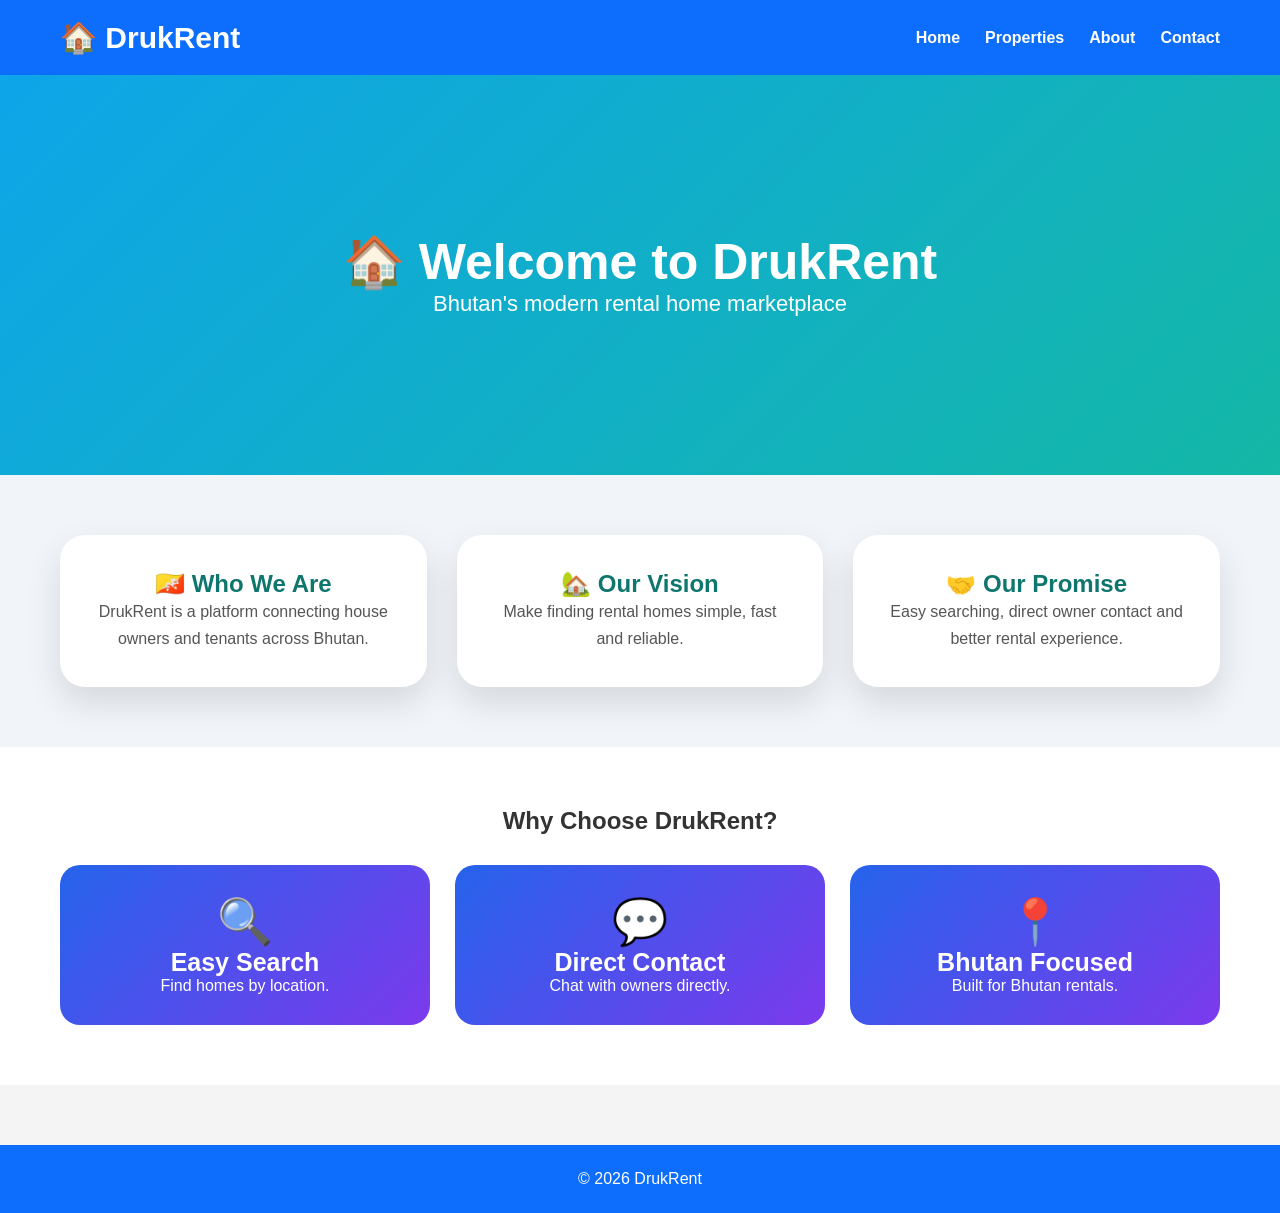
<file: about.html>
<!DOCTYPE html>
<html lang="en">

<head>

<meta charset="UTF-8">
<meta name="viewport" content="width=device-width, initial-scale=1.0">

<title>About DrukRent</title>

<link rel="stylesheet" href="css/style.css">

</head>


<body>


<header>

<nav class="navbar">

<h2 class="logo">
🏠 DrukRent
</h2>


<ul class="nav-links">

<li><a href="index.html">Home</a></li>

<li><a href="properties.html">Properties</a></li>

<li><a href="about.html">About</a></li>

<li><a href="contact.html">Contact</a></li>

</ul>

</nav>

</header>




<section class="about-banner">


<div>

<h1>
🏠 Welcome to DrukRent
</h1>

<p>
Bhutan's modern rental home marketplace
</p>

</div>


</section>






<section class="about-content">



<div class="about-card">


<h2>
🇧🇹 Who We Are
</h2>


<p>

DrukRent is a platform connecting house owners
and tenants across Bhutan.

</p>


</div>





<div class="about-card">


<h2>
🏡 Our Vision
</h2>


<p>

Make finding rental homes simple, fast and reliable.

</p>


</div>





<div class="about-card">


<h2>
🤝 Our Promise
</h2>


<p>

Easy searching, direct owner contact and better
rental experience.

</p>


</div>



</section>







<section class="feature-area">


<h1>
Why Choose DrukRent?
</h1>



<div class="features">


<div>
<span>🔍</span>
<h3>Easy Search</h3>
<p>Find homes by location.</p>
</div>



<div>
<span>💬</span>
<h3>Direct Contact</h3>
<p>Chat with owners directly.</p>
</div>




<div>
<span>📍</span>
<h3>Bhutan Focused</h3>
<p>Built for Bhutan rentals.</p>
</div>


</div>


</section>






<footer>

<p>
© 2026 DrukRent
</p>

</footer>


</body>

</html>
</file>
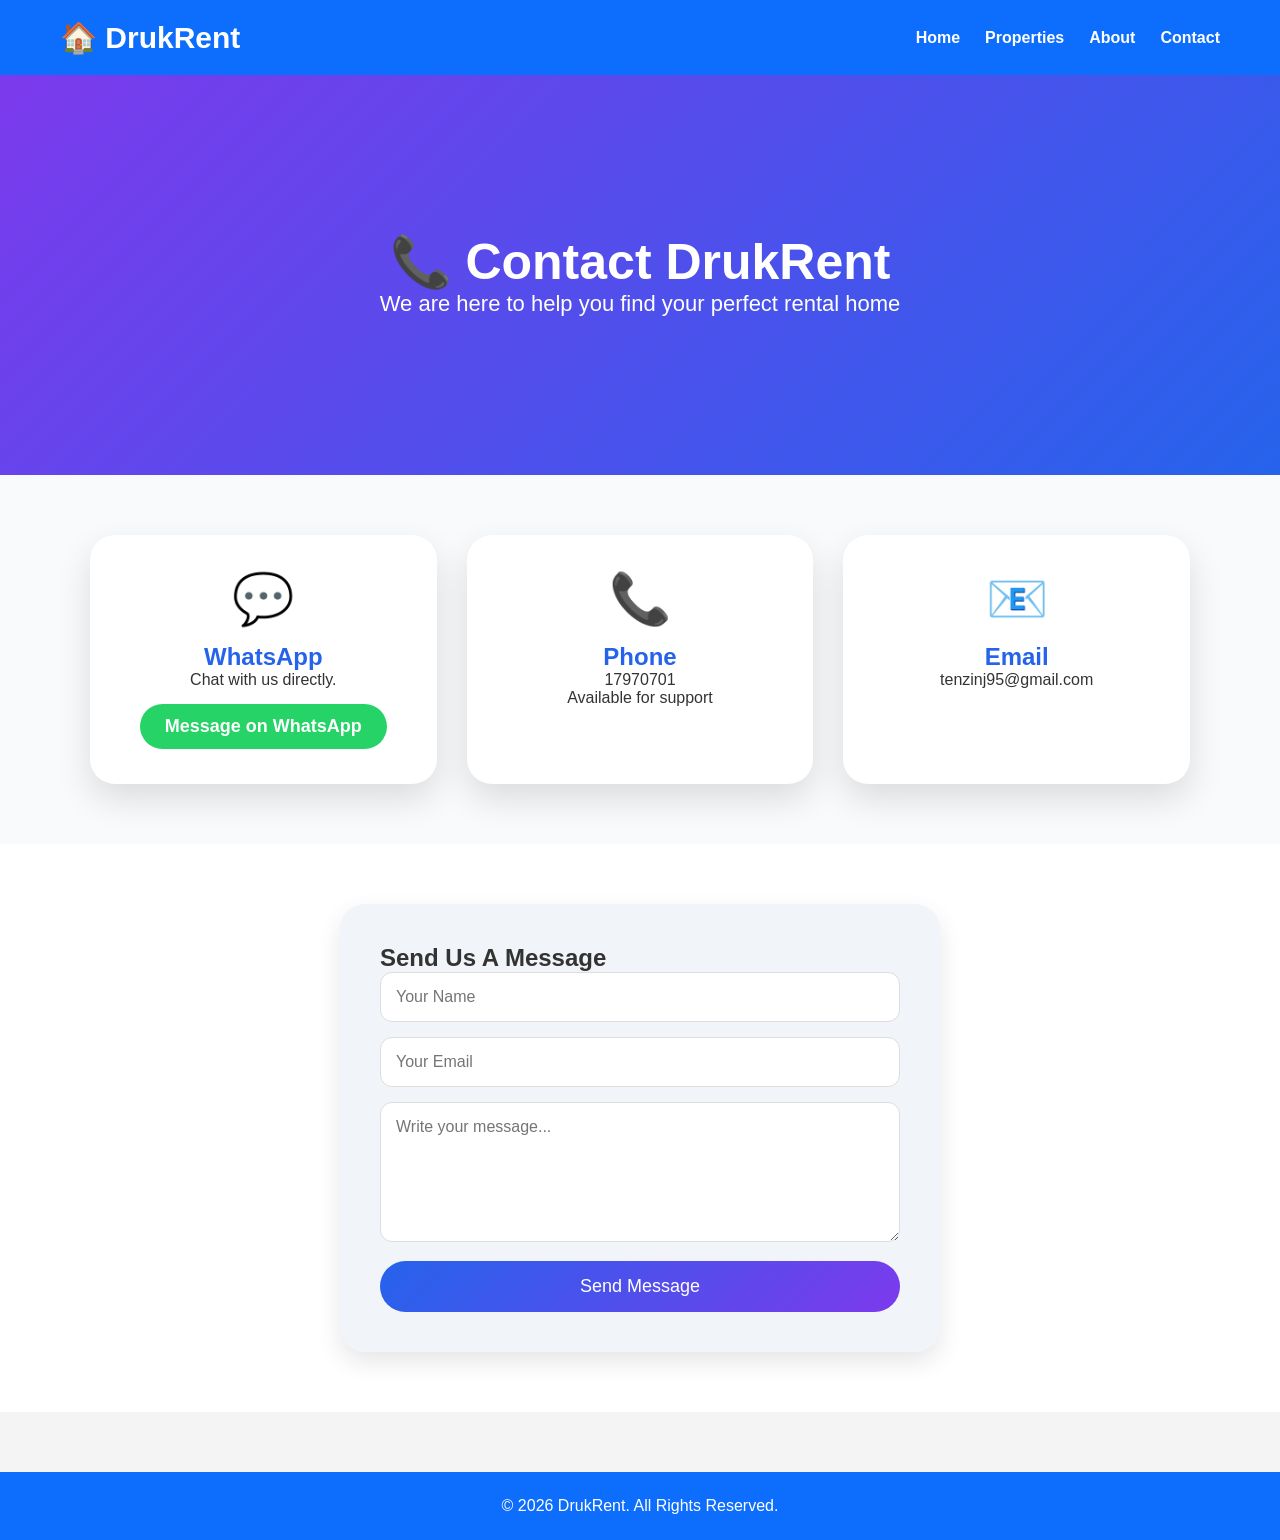
<file: contact.html>
<!DOCTYPE html>
<html lang="en">

<head>

<meta charset="UTF-8">

<meta name="viewport" content="width=device-width, initial-scale=1.0">


<title>
Contact DrukRent
</title>


<link rel="stylesheet" href="css/style.css">


</head>


<body>



<header>


<nav class="navbar">


<h2 class="logo">
🏠 DrukRent
</h2>



<ul class="nav-links">


<li>
<a href="index.html">
Home
</a>
</li>


<li>
<a href="properties.html">
Properties
</a>
</li>


<li>
<a href="about.html">
About
</a>
</li>


<li>
<a href="contact.html">
Contact
</a>
</li>


</ul>


</nav>


</header>







<section class="contact-banner">


<div>


<h1>
📞 Contact DrukRent
</h1>


<p>
We are here to help you find your perfect rental home
</p>


</div>


</section>









<section class="contact-section">



<div class="contact-grid">





<div class="contact-card">


<div class="contact-icon">
💬
</div>


<h2>
WhatsApp
</h2>


<p>
Chat with us directly.
</p>


<a

href="https://wa.me/97517970701"

target="_blank"

class="contact-btn">

Message on WhatsApp

</a>


</div>








<div class="contact-card">


<div class="contact-icon">
📞
</div>


<h2>
Phone
</h2>


<p>
17970701
</p>


<p>
Available for support
</p>


</div>








<div class="contact-card">


<div class="contact-icon">
📧
</div>


<h2>
Email
</h2>


<p>
tenzinj95@gmail.com
</p>


</div>






</div>



</section>









<section class="message-section">



<div class="message-box">


<h2>
Send Us A Message
</h2>



<form id="contactForm">



<input

type="text"

placeholder="Your Name"

required>




<input

type="email"

placeholder="Your Email"

required>





<textarea

placeholder="Write your message..."

required></textarea>





<button

type="submit"

class="send-btn">

Send Message

</button>



</form>


</div>



</section>







<footer>

<p>
© 2026 DrukRent. All Rights Reserved.
</p>

</footer>




<script src="js/contact.js"></script>


</body>


</html>
</file>
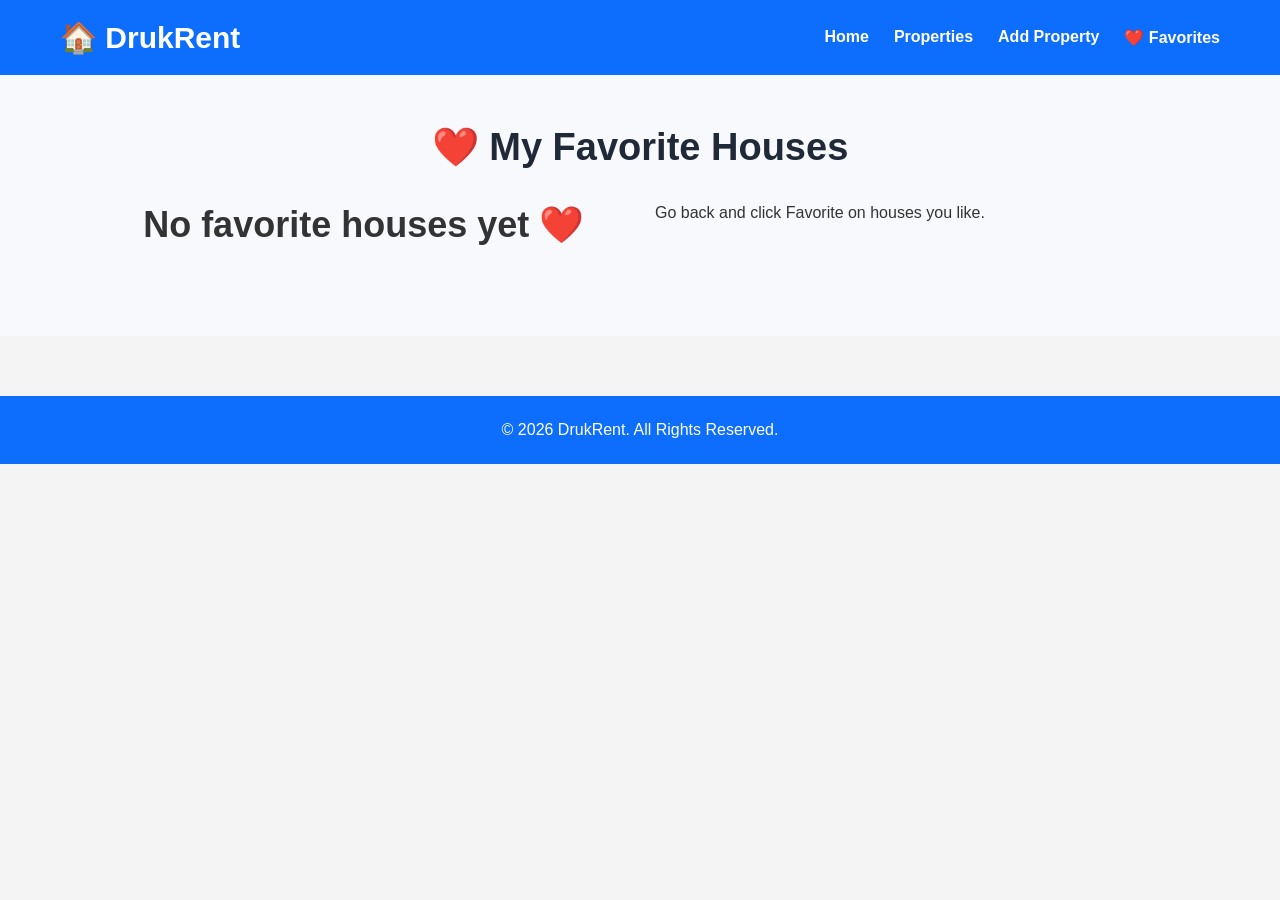
<file: favorites.html>
<!DOCTYPE html>
<html lang="en">

<head>

<meta charset="UTF-8">

<meta name="viewport" content="width=device-width, initial-scale=1.0">


<title>Favorites - DrukRent</title>


<link rel="stylesheet" href="css/style.css">


</head>


<body>



<header>


<nav class="navbar">


<h2 class="logo">
🏠 DrukRent
</h2>




<ul class="nav-links">


<li>
<a href="index.html">
Home
</a>
</li>



<li>
<a href="properties.html">
Properties
</a>
</li>




<li>
<a href="add-property.html">
Add Property
</a>
</li>




<li>
<a href="favorites.html">
❤️ Favorites
</a>
</li>



</ul>



</nav>


</header>







<section class="featured">


<h1>
❤️ My Favorite Houses
</h1>





<div
class="property-container"
id="favoriteContainer">

</div>





</section>









<footer>


<p>
© 2026 DrukRent. All Rights Reserved.
</p>


</footer>







<script src="js/data.js"></script>

<script src="js/favorites.js"></script>




</body>

</html>
</file>
<file: css/style.css>
/* ==========================
   RESET
========================== */
*{
    margin:0;
    padding:0;
    box-sizing:border-box;
    font-family:Arial, Helvetica, sans-serif;
}

body{
    background:#f4f4f4;
    color:#333;
}

/* ==========================
   NAVBAR
========================== */

.navbar{
    display:flex;
    justify-content:space-between;
    align-items:center;
    padding:20px 60px;
    background:#0d6efd;
    position:sticky;
    top:0;
    z-index:1000;
}

.logo{
    color:white;
    font-size:30px;
}

.nav-links{
    display:flex;
    list-style:none;
}

.nav-links li{
    margin-left:25px;
}

.nav-links a{
    text-decoration:none;
    color:white;
    font-weight:bold;
    transition:.3s;
}

.nav-links a:hover{
    color:#ffd43b;
}

/* ==========================
   HERO
========================== */

.hero{
    height:80vh;
    background:
        linear-gradient(rgba(0,0,0,.55),rgba(0,0,0,.55)),
        url("../images/banner.jpg");

    background-size:cover;
    background-position:center;

    display:flex;
    flex-direction:column;
    justify-content:center;
    align-items:center;

    text-align:center;
    color:white;
    padding:20px;
}

.hero h1{
    font-size:55px;
    margin-bottom:20px;
}

.hero p{
    font-size:22px;
    margin-bottom:30px;
}

/* ==========================
   SEARCH
========================== */

.search-box{
    display:flex;
    gap:10px;
}

.search-box input{
    width:350px;
    padding:15px;
    border:none;
    border-radius:8px;
    font-size:16px;
}

.search-box button{
    padding:15px 25px;
    border:none;
    border-radius:8px;
    background:#ff9800;
    color:white;
    cursor:pointer;
    font-size:16px;
    transition:.3s;
}

.search-box button:hover{
    background:#e68900;
}

/* ==========================
   STATS
========================== */

.stats{
    display:grid;
    grid-template-columns:repeat(auto-fit,minmax(220px,1fr));
    gap:20px;
    padding:60px;
    background:white;
}

.stat-box{
    background:#0d6efd;
    color:white;
    text-align:center;
    padding:35px;
    border-radius:12px;
    box-shadow:0 5px 15px rgba(0,0,0,.15);
    transition:.3s;
}

.stat-box:hover{
    transform:translateY(-8px);
}

.stat-box h2{
    font-size:42px;
    margin-bottom:10px;
}

.stat-box p{
    font-size:18px;
}

/* ==========================
   FEATURED SECTION
========================== */

.featured{
    padding:60px;
}

.featured h2{
    text-align:center;
    margin-bottom:40px;
    font-size:36px;
}

/* ==========================
   PROPERTY CARDS
========================== */

.property-container{
    display:grid;
    grid-template-columns:repeat(auto-fit,minmax(320px,1fr));
    gap:30px;
}

.property-card{
    background:white;
    border-radius:15px;
    overflow:hidden;
    box-shadow:0 5px 15px rgba(0,0,0,.15);
    transition:.3s;
}

.property-card:hover{
    transform:translateY(-8px);
}

.property-card img{
    width:100%;
    height:230px;
    object-fit:cover;
}

.property-info{
    padding:20px;
}

.property-info h3{
    margin-bottom:10px;
}

.property-info p{
    margin-bottom:8px;
}

.price{
    font-size:24px;
    color:#0d6efd;
    font-weight:bold;
    margin:15px 0;
}

/* ==========================
   BUTTON
========================== */

.btn{
    display:inline-block;
    background:#0d6efd;
    color:white;
    text-decoration:none;
    padding:12px 20px;
    border-radius:8px;
    transition:.3s;
}

.btn:hover{
    background:#084298;
}

/* ==========================
   FOOTER
========================== */

footer{
    background:#0d6efd;
    color:white;
    text-align:center;
    padding:25px;
    margin-top:60px;
}

/* ==========================
   RESPONSIVE
========================== */

@media(max-width:768px){

    .navbar{
        flex-direction:column;
        padding:20px;
    }

    .nav-links{
        flex-direction:column;
        margin-top:20px;
        text-align:center;
    }

    .nav-links li{
        margin:10px 0;
    }

    .hero h1{
        font-size:36px;
    }

    .hero p{
        font-size:18px;
    }

    .search-box{
        flex-direction:column;
        width:100%;
        align-items:center;
    }

    .search-box input{
        width:90%;
    }

    .search-box button{
        width:90%;
    }

    .stats{
        padding:30px;
    }

    .featured{
        padding:30px;
    }

}
/* PROPERTY DETAILS */

.property-details{

padding:60px;

}


.details-card{

background:white;

display:grid;

grid-template-columns:1fr 1fr;

gap:40px;

padding:30px;

border-radius:15px;

box-shadow:0 5px 15px rgba(0,0,0,.15);

}



.details-card img{

width:100%;

height:450px;

object-fit:cover;

border-radius:10px;

}



.details-info h1{

font-size:40px;

margin-bottom:20px;

}



.details-info p{

font-size:18px;

margin:15px 0;

}



.contact-btn{

background:#198754;

color:white;

padding:15px 25px;

border:none;

border-radius:8px;

font-size:18px;

cursor:pointer;

}



.contact-btn:hover{

background:#146c43;

}



@media(max-width:768px){

.details-card{

grid-template-columns:1fr;

}

}
/* ADD PROPERTY FORM */

.add-property{

padding:60px;

max-width:700px;

margin:auto;

}


.add-property h1{

text-align:center;

margin-bottom:30px;

}


#propertyForm{

background:white;

padding:30px;

border-radius:15px;

box-shadow:0 5px 15px rgba(0,0,0,.15);

}


#propertyForm input,
#propertyForm textarea{

width:100%;

padding:15px;

margin-bottom:15px;

border:1px solid #ddd;

border-radius:8px;

font-size:16px;

}


#propertyForm textarea{

height:120px;

resize:none;

}


#propertyForm button{

width:100%;

padding:15px;

background:#0d6efd;

color:white;

border:none;

border-radius:8px;

font-size:18px;

cursor:pointer;

}


#propertyForm button:hover{

background:#084298;

}
.property-details{

padding:60px;

}


.property-single{

max-width:800px;

margin:auto;

background:white;

padding:30px;

border-radius:15px;

box-shadow:0 5px 15px rgba(0,0,0,.15);

}


.property-single img{

width:100%;

height:400px;

object-fit:cover;

border-radius:15px;

}


.property-single h1{

margin:20px 0;

}


.property-single p{

font-size:18px;

margin:12px 0;

}
.logout-btn{

background:#dc3545;

color:white;

border:none;

padding:10px 18px;

border-radius:8px;

cursor:pointer;

font-size:16px;

}



.logout-btn:hover{

background:#a71d2a;

}
.whatsapp-btn {

    background-color: #25D366;
    color: white;

}


.whatsapp-btn:hover {

    background-color: #128C7E;

}
.whatsapp-btn {

    background-color: #25D366;
    color: white;

}


.whatsapp-btn:hover {

    background-color: #128C7E;

}
/* ===============================
   ABOUT & CONTACT PROFESSIONAL DESIGN
================================*/


.about-hero,
.contact-hero {

    background: linear-gradient(
        135deg,
        #0f766e,
        #2563eb
    );

    color:white;
    padding:80px 20px;
    text-align:center;

}


.about-hero h1,
.contact-hero h1 {

    font-size:45px;
    margin-bottom:15px;

}


.about-hero p,
.contact-hero p {

    font-size:20px;

}





.about-section,
.contact-section {

    padding:50px 20px;
    background:#f8fafc;

}




.about-grid {

    display:grid;

    grid-template-columns:
    repeat(auto-fit,minmax(250px,1fr));

    gap:25px;

    max-width:1100px;

    margin:auto;

}





.about-card {

    background:white;

    padding:30px;

    border-radius:20px;

    text-align:center;

    box-shadow:
    0 10px 25px rgba(0,0,0,0.1);

    transition:.3s;

}



.about-card:hover {

    transform:translateY(-8px);

}




.about-card h2 {

    color:#2563eb;

}





.about-card p {

    color:#555;

    line-height:1.7;

}





.about-icon {

    font-size:45px;

    margin-bottom:15px;

}








.contact-container {

    max-width:1000px;

    margin:auto;

    display:grid;

    grid-template-columns:
    repeat(auto-fit,minmax(300px,1fr));

    gap:30px;

}





.contact-card {

    background:white;

    padding:35px;

    border-radius:20px;

    box-shadow:
    0 10px 25px rgba(0,0,0,0.1);

}



.contact-card h2 {

    color:#0f766e;

}





.contact-info p {

    font-size:18px;

    margin:15px 0;

}





.contact-form input,
.contact-form textarea {


    width:100%;

    padding:14px;

    margin-bottom:15px;

    border-radius:10px;

    border:1px solid #ddd;

    font-size:16px;

}



.contact-form textarea {

    height:130px;

}



.contact-form button {

    width:100%;

    border:none;

    cursor:pointer;

}



.gradient-btn {


background:linear-gradient(
135deg,
#2563eb,
#0f766e
);


color:white;

}




@media(max-width:600px){

.about-hero h1,
.contact-hero h1{

font-size:32px;

}

}



/* =========================
ABOUT PAGE NEW DESIGN
========================= */


.about-banner{

height:400px;

background:
linear-gradient(
135deg,
#0ea5e9,
#14b8a6
);

display:flex;

align-items:center;

justify-content:center;

text-align:center;

color:white;

}


.about-banner h1{

font-size:50px;

}


.about-banner p{

font-size:22px;

}





.about-content{

display:grid;

grid-template-columns:
repeat(auto-fit,minmax(280px,1fr));

gap:30px;

padding:60px;

background:#f1f5f9;

}





.about-card{

background:white;

padding:35px;

border-radius:25px;

text-align:center;

box-shadow:
0 15px 35px rgba(0,0,0,.12);

transition:.3s;

}



.about-card:hover{

transform:translateY(-10px);

}





.about-card h2{

color:#0f766e;

}






.feature-area{

padding:60px;

text-align:center;

background:white;

}



.features{

display:grid;

grid-template-columns:
repeat(auto-fit,minmax(220px,1fr));

gap:25px;

margin-top:30px;

}




.features div{

background:
linear-gradient(
135deg,
#2563eb,
#7c3aed
);

color:white;

padding:30px;

border-radius:20px;

}



.features span{

font-size:45px;

}




.features h3{

font-size:25px;

}


/* =========================
CONTACT PAGE DESIGN
========================= */


.contact-banner{


height:400px;


background:

linear-gradient(
135deg,
#7c3aed,
#2563eb
);


display:flex;

align-items:center;

justify-content:center;

text-align:center;

color:white;


}



.contact-banner h1{

font-size:50px;

}



.contact-banner p{

font-size:22px;

}






.contact-section{


padding:60px;

background:#f8fafc;


}





.contact-grid{


max-width:1100px;

margin:auto;


display:grid;


grid-template-columns:

repeat(auto-fit,minmax(280px,1fr));


gap:30px;


}






.contact-card{


background:white;


padding:35px;


border-radius:25px;


text-align:center;


box-shadow:

0 15px 35px rgba(0,0,0,.12);


transition:.3s;


}





.contact-card:hover{


transform:translateY(-10px);


}





.contact-icon{


font-size:50px;


margin-bottom:15px;


}





.contact-card h2{


color:#2563eb;


}





.contact-btn{


display:inline-block;


margin-top:15px;


padding:12px 25px;


border-radius:30px;


background:#25D366;


color:white;


text-decoration:none;


font-weight:bold;


}






.message-section{


padding:60px;


background:white;


}






.message-box{


max-width:600px;


margin:auto;


background:#f1f5f9;


padding:40px;


border-radius:25px;


box-shadow:

0 10px 25px rgba(0,0,0,.1);


}




.message-box input,

.message-box textarea{


width:100%;


padding:15px;


margin-bottom:15px;


border-radius:12px;


border:1px solid #ddd;


font-size:16px;


}




.message-box textarea{


height:140px;


}




.send-btn{


width:100%;


padding:15px;


border:none;


border-radius:30px;


background:

linear-gradient(
135deg,
#2563eb,
#7c3aed
);


color:white;


font-size:18px;


cursor:pointer;


}












/* =================================
   PROPERTIES PAGE
================================= */


/* Main Section */

.featured{

    padding:50px 8%;

    background:#f7f9fc;

}


.featured h1{

    text-align:center;

    font-size:38px;

    margin-bottom:35px;

    color:#1f2937;

}







/* =================================
   FILTER SECTION
================================= */


.filters{

    display:flex;

    justify-content:center;

    flex-wrap:wrap;

    gap:15px;

    margin-bottom:40px;

}



.filters select{

    width:220px;

    padding:14px 15px;

    border-radius:10px;

    border:1px solid #ddd;

    background:white;

    font-size:16px;

    cursor:pointer;

    outline:none;

}



.filters select:hover{

    border-color:#2563eb;

}








/* =================================
   PROPERTY CONTAINER
================================= */


.property-container{


    display:grid;


    grid-template-columns:

    repeat(auto-fit,minmax(280px,1fr));


    gap:30px;


}









/* =================================
   PROPERTY CARD
================================= */


.property-card{


    background:white;


    border-radius:18px;


    overflow:hidden;


    box-shadow:

    0 8px 25px rgba(0,0,0,0.08);


    transition:0.3s;


}



.property-card:hover{


    transform:translateY(-8px);


    box-shadow:

    0 12px 30px rgba(0,0,0,0.15);


}








/* PROPERTY IMAGE */


.property-card img{


    width:100%;


    height:220px;


    object-fit:cover;


}








/* PROPERTY DETAILS */


.property-info{


    padding:20px;


}



.property-info h3{


    font-size:22px;


    color:#111827;


    margin-bottom:15px;


}



.property-info p{


    margin:8px 0;


    color:#4b5563;


    font-size:15px;


}






.price{


    font-size:20px !important;


    font-weight:bold;


    color:#2563eb !important;


    margin-top:15px !important;


}








/* =================================
   BUTTONS
================================= */


.btn{


    display:inline-block;


    margin-top:15px;


    padding:12px 20px;


    background:#2563eb;


    color:white;


    text-decoration:none;


    border-radius:10px;


    transition:0.3s;


    font-size:15px;


}



.btn:hover{


    background:#1d4ed8;


}







.whatsapp-btn{


    background:#16a34a;


    margin-left:10px;


}


.whatsapp-btn:hover{


    background:#15803d;


}








/* =================================
   EMPTY PROPERTY MESSAGE
================================= */


.no-property{


    text-align:center;


    background:white;


    padding:50px;


    border-radius:15px;


    box-shadow:0 5px 20px rgba(0,0,0,.08);


}



.no-property h2{


    color:#374151;


}








/* =================================
   MOBILE RESPONSIVE
================================= */


@media(max-width:768px){



    .featured{


        padding:30px 5%;


    }




    .featured h1{


        font-size:28px;


    }





    .filters{


        flex-direction:column;


        align-items:center;


    }





    .filters select{


        width:100%;


    }





    .property-card img{


        height:200px;


    }



}
</file>
